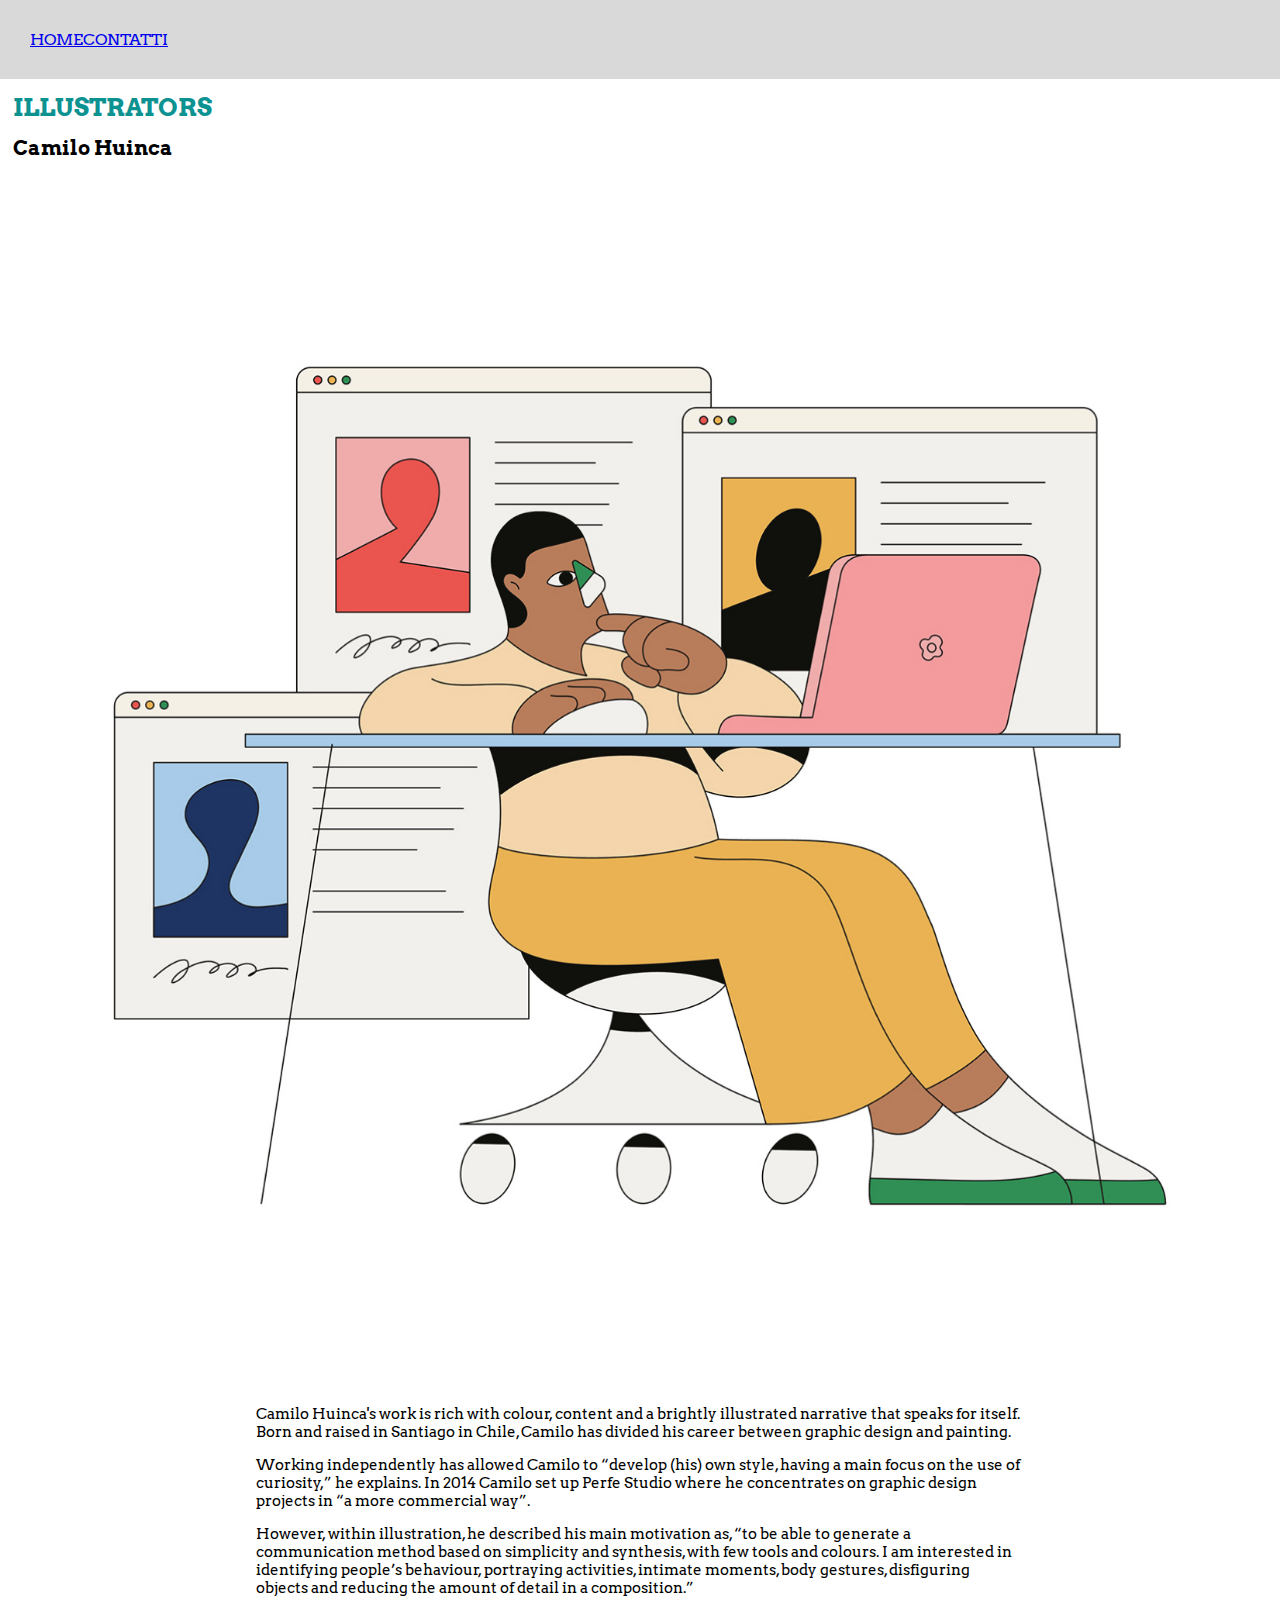
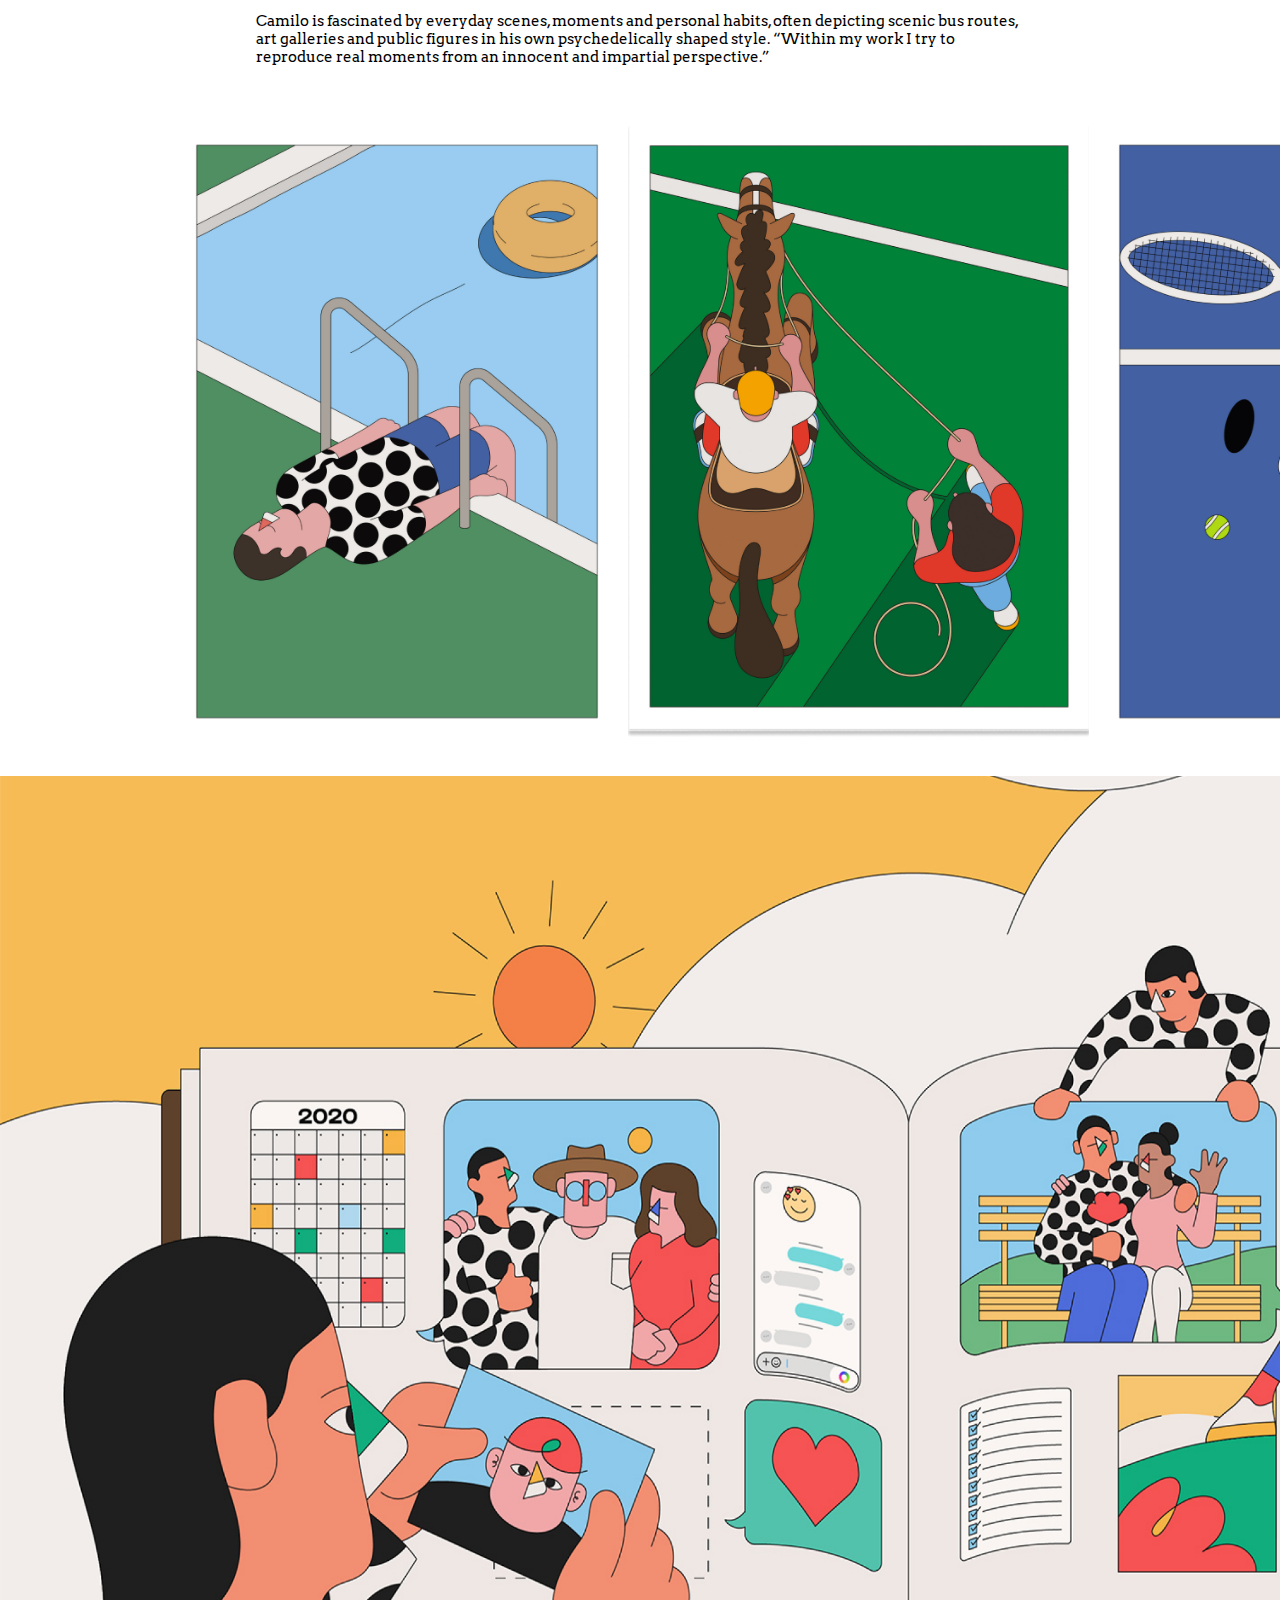
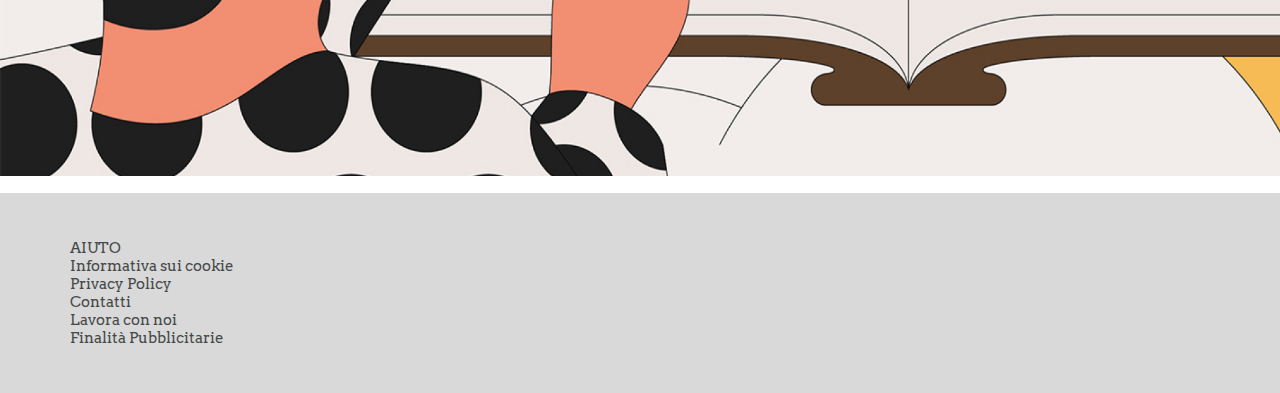
<file: camilohuinca.html>
<!DOCTYPE html>
<html lang="en">
<head>
    <meta charset="UTF-8">
    <meta http-equiv="X-UA-Compatible" content="IE=edge">
    <meta name="viewport" content="width=device-width, initial-scale=1.0">
    <title>Camillo</title>
    <link rel="stylesheet" href="Stile.css">
    <link rel="preconnect" href="https://fonts.googleapis.com">
    <link rel="preconnect" href="https://fonts.gstatic.com" crossorigin>
    <link href="https://fonts.googleapis.com/css2?family=Arvo&display=swap" rel="stylesheet">
</head>
<body>
    <header>
        <nav>
            <a href="Home.html">HOME</a>
            <a href="Chisiamo.html">CONTATTI</a>
       </nav>
       </header>

       <main>
        <h1>ILLUSTRATORS</h1>
        <h2>Camilo Huinca</h2>
        <img src="img/Camilo 1.jpg" alt="">

            <p>Camilo Huinca's work is rich with colour, content and a brightly illustrated narrative that speaks for itself. 
                Born and raised in Santiago in Chile, Camilo has divided his career between graphic design and painting.</p>

                <p>Working independently has allowed Camilo to “develop (his) own style, having a main focus on the use of curiosity,” he explains.
                    In 2014 Camilo set up Perfe Studio where he concentrates on graphic design projects in “a more commercial way”.</p>

                    <p>However, within illustration, he described his main motivation as, “to be able to generate a communication method based on simplicity and synthesis, with few tools and colours.
                        I am interested in identifying people’s behaviour, portraying activities, intimate moments, body gestures, disfiguring objects and reducing the amount of detail in a composition.”</p>

                        <p>Camilo is fascinated by everyday scenes, moments and personal habits, often depicting scenic bus routes, art galleries and public figures in his own psychedelically shaped style.
                            “Within my work I try to reproduce real moments from an innocent and impartial perspective.”</p>
                            </main>

                            <div class="class2">
                                <img class="content-img" src="img/Camilo 2.png" alt="">
                                <img class="content-img" src="img/Camilo 3.png" alt="">
                                <img class="content-img" src="img/Camilo 4.png" alt="">
                                <div class="content">
                                </div>
                                </div>

                                <div class="class3">
                                    <img class="finale" src="img/Camilo 5.jpg" alt=""></div>
        <footer>
            <ul>
                <li>AIUTO</li>
                <li>Informativa sui cookie</li>
                <li>Privacy Policy</li>
                <li>Contatti</li>
                <li>Lavora con noi</li>
                <li>Finalità Pubblicitarie</li>
                 </ul> 
        </footer>
        </body>
</html>
</file>
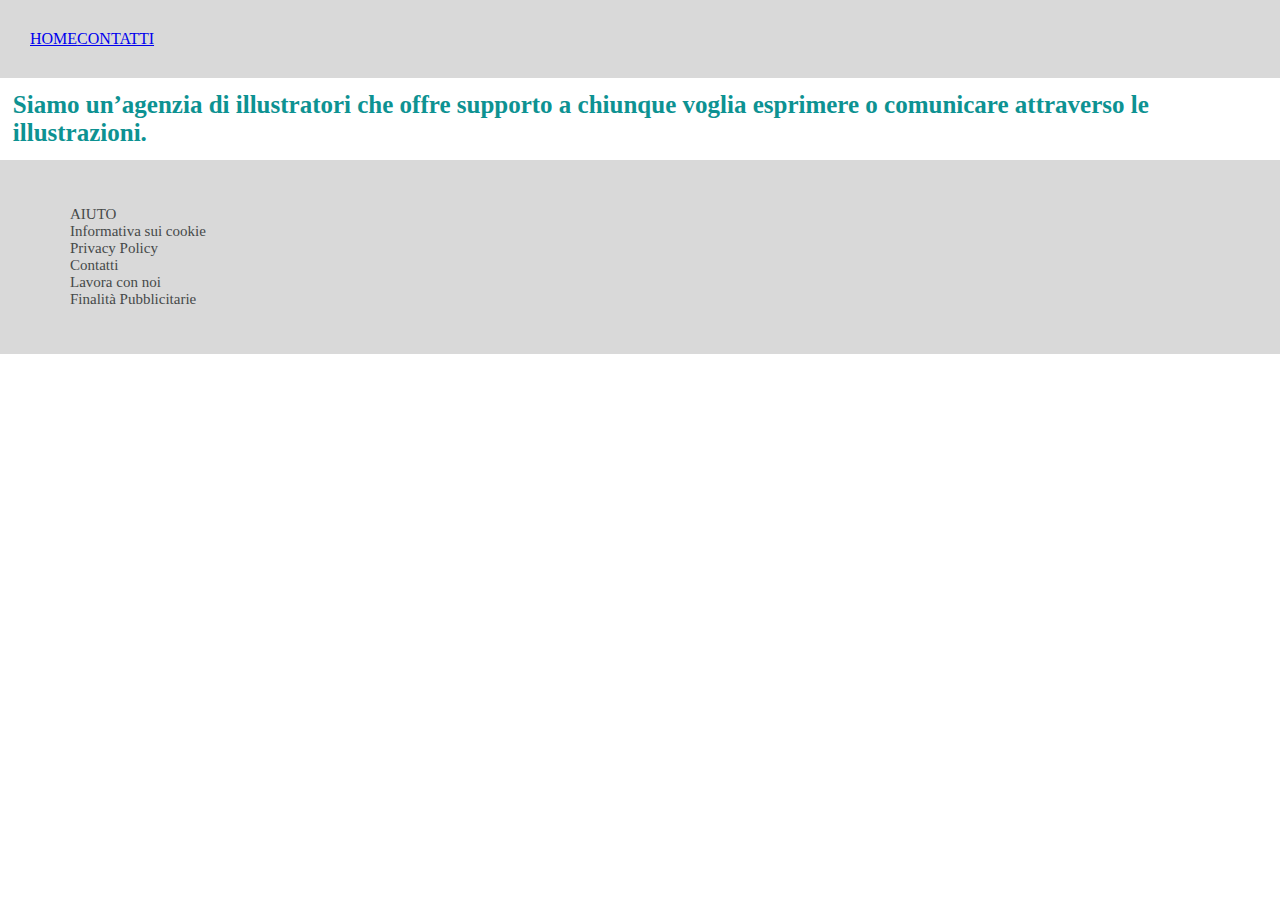
<file: chisiamo.html>
<!DOCTYPE html>
<html lang="en">
<head>
    <meta charset="UTF-8">
    <meta http-equiv="X-UA-Compatible" content="IE=edge">
    <meta name="viewport" content="width=device-width, initial-scale=1.0">
    <title>Chi Siamo</title>
    <link rel="stylesheet" href="Stile.css">
</head>
<body>
    <header>
        <nav>
        <a href="Index.html">HOME</a>
        <a href="CHISIAMO.html">CONTATTI</a>
       </nav>
       </header>
       <main>
        <h1>Siamo un’agenzia di illustratori che offre supporto a chiunque voglia esprimere o comunicare attraverso le illustrazioni.</h1>
</main>
        
        <footer>
            <ul>
                <li>AIUTO</li>
                <li>Informativa sui cookie</li>
                <li>Privacy Policy</li>
                <li>Contatti</li>
                <li>Lavora con noi</li>
                <li>Finalità Pubblicitarie</li>
                 </ul> 
        </footer>
</body>
</html>
</file>
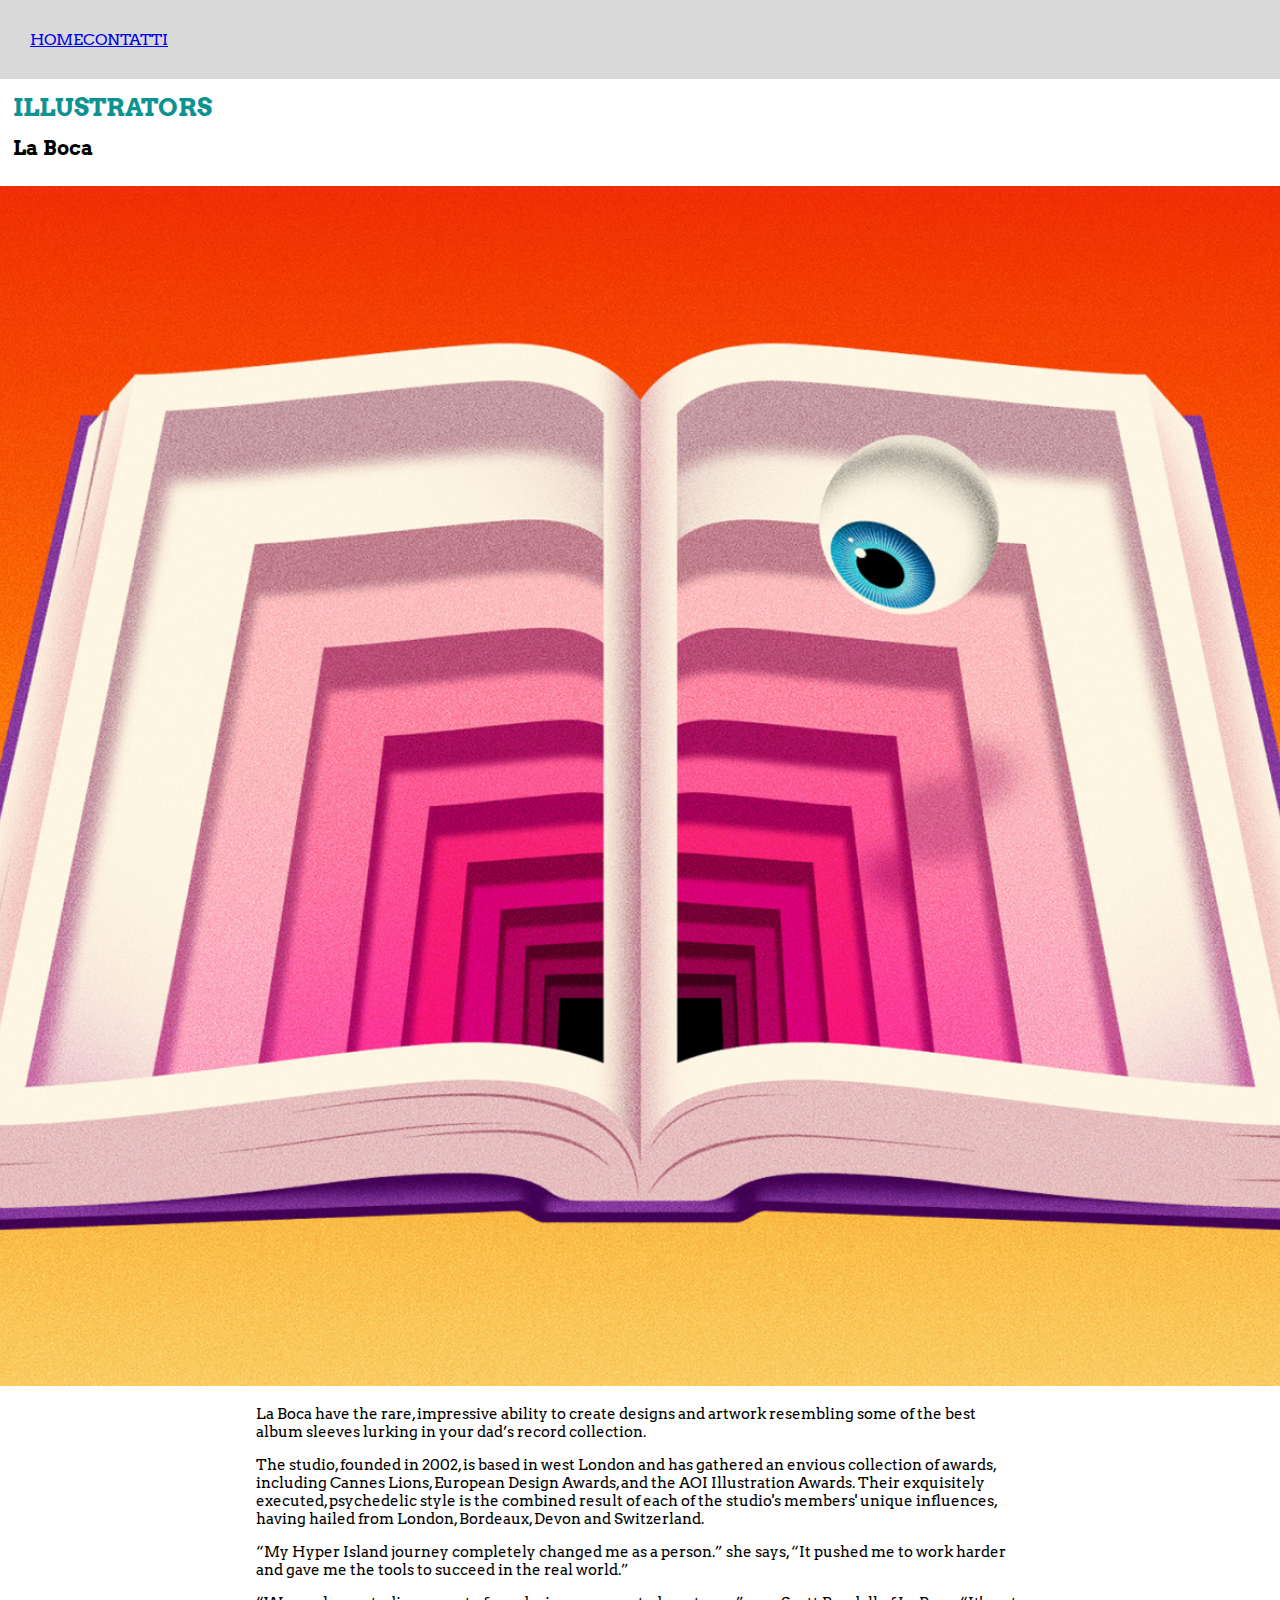
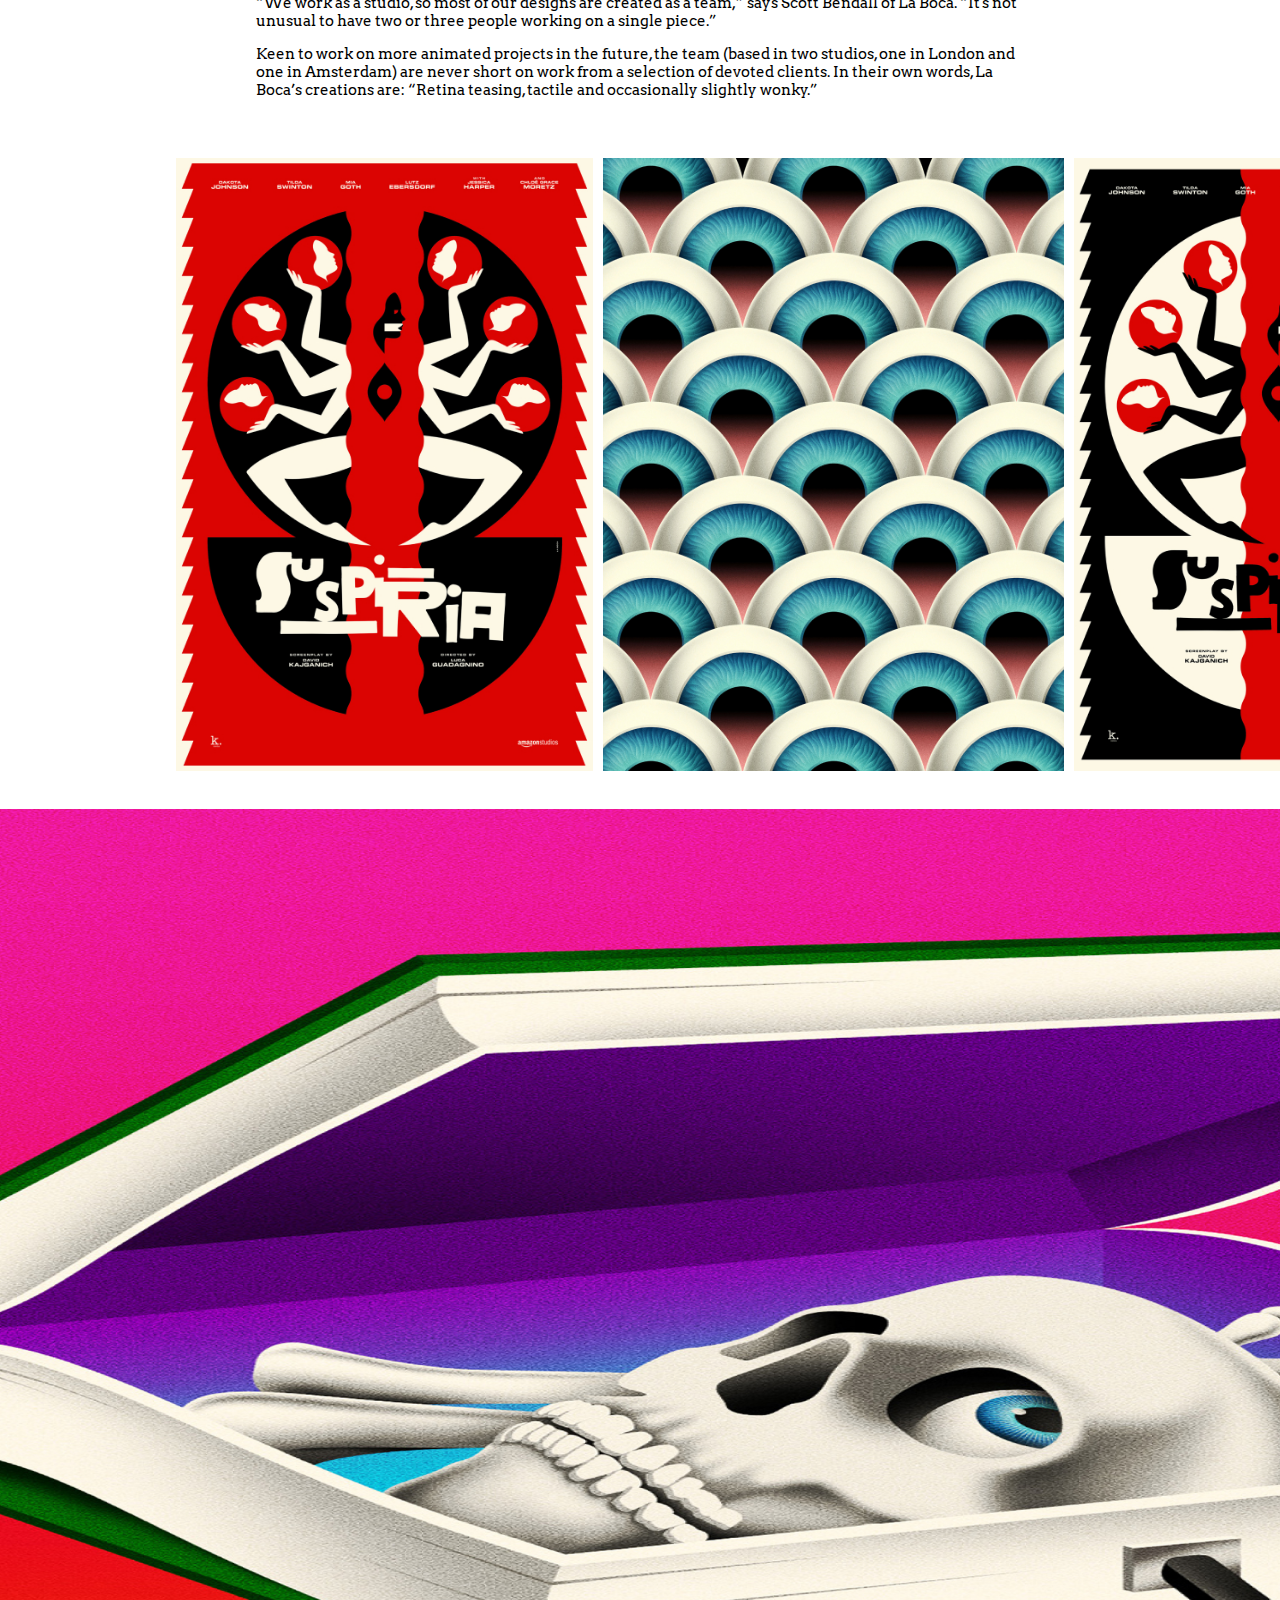
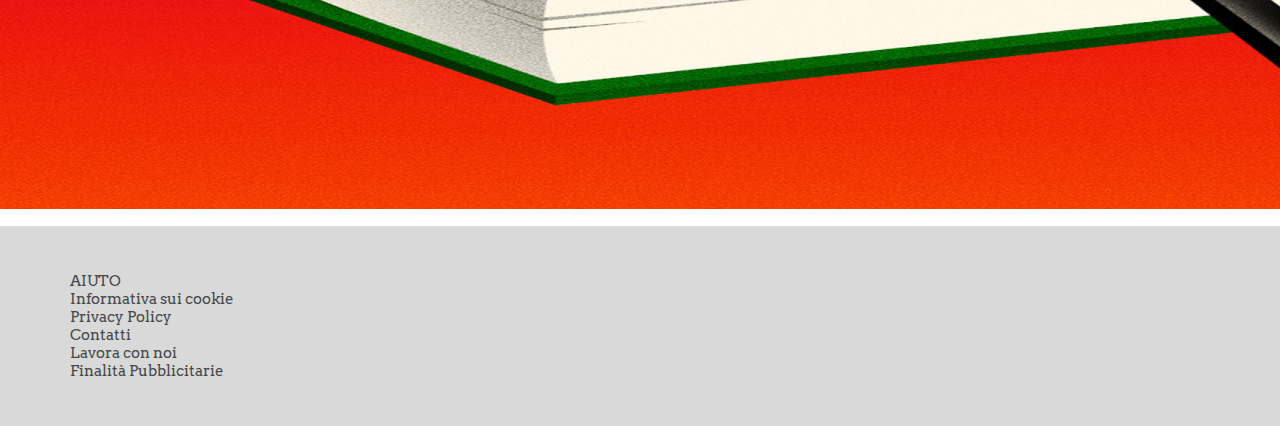
<file: laboca.html>
<!DOCTYPE html>
<html lang="en">
<head>
    <meta charset="UTF-8">
    <meta http-equiv="X-UA-Compatible" content="IE=edge">
    <meta name="viewport" content="width=device-width, initial-scale=1.0">
    <title>La Boca</title>
    <link rel="stylesheet" href="Stile.css">
    <link rel="preconnect" href="https://fonts.googleapis.com">
    <link rel="preconnect" href="https://fonts.gstatic.com" crossorigin>
    <link href="https://fonts.googleapis.com/css2?family=Arvo&display=swap" rel="stylesheet">
</head>
<body>
    <header>
        <nav>
        <a href="Home.html">HOME</a>
        <a href="Chisiamo.html">CONTATTI</a>
       </nav>
       </header>
       <main>
        <h1>ILLUSTRATORS</h1>
        <h2>La Boca</h2>
        <img src="img/La Boca 1.jpg"alt="">

            <p>La Boca have the rare, impressive ability to create designs and artwork resembling some of the best album sleeves lurking in your dad’s record collection.</p>

                <p>The studio, founded in 2002, is based in west London and has gathered an envious collection of awards, including Cannes Lions, European Design Awards, and the AOI Illustration Awards. Their exquisitely executed, psychedelic style is the combined result of each of the studio's members' unique influences, having hailed from London, Bordeaux, Devon and Switzerland.</p>

                    <p>“My Hyper Island journey completely changed me as a person.” she says, “It pushed me to work harder and gave me the tools to succeed in the real world.”</p>

                    <p>“We work as a studio, so most of our designs are created as a team,” says Scott Bendall of La Boca. “It's not unusual to have two or three people working on a single piece.”</p>

                    <p>Keen to work on more animated projects in the future, the team (based in two studios, one in London and one in Amsterdam) are never short on work from a selection of devoted clients. In their own words, La Boca’s creations are: “Retina teasing, tactile and occasionally slightly wonky.”</p>
                    </main>

                    <div class="class2">
                        <img class="content-img" src="img/La Boca 2.jpg" alt="">
                        <img class="content-img" src="img/La Boca 3.jpg" alt="">
                        <img class="content-img" src="img/La Boca 4.jpg" alt="">
                        <div class="content">
                        </div>
                        </div>

                        <div class="class3">
                            <img class="finale" src="img/La Boca 5.jpg" alt=""></div>
       
        <footer>
            <ul>
                <li>AIUTO</li>
                <li>Informativa sui cookie</li>
                <li>Privacy Policy</li>
                <li>Contatti</li>
                <li>Lavora con noi</li>
                <li>Finalità Pubblicitarie</li>
                 </ul> 
        </footer>
        </body>
</html>
</file>
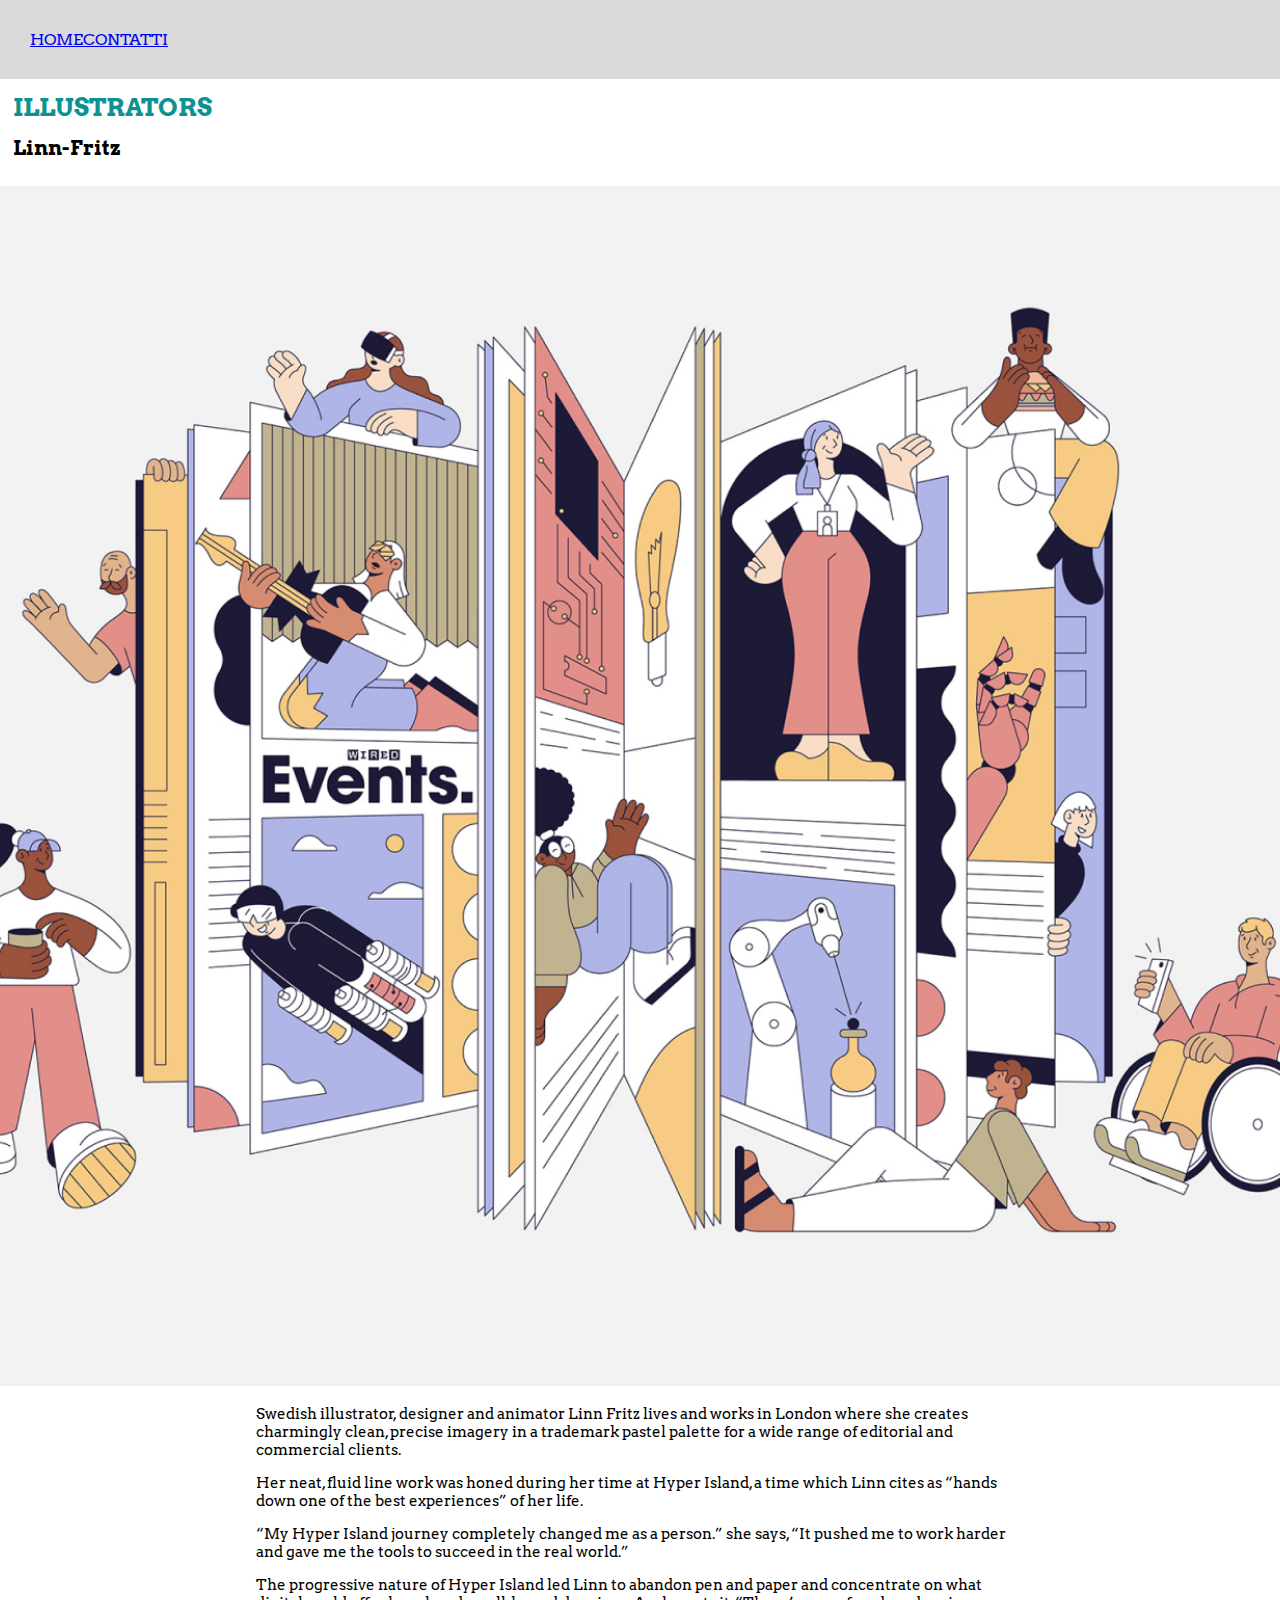
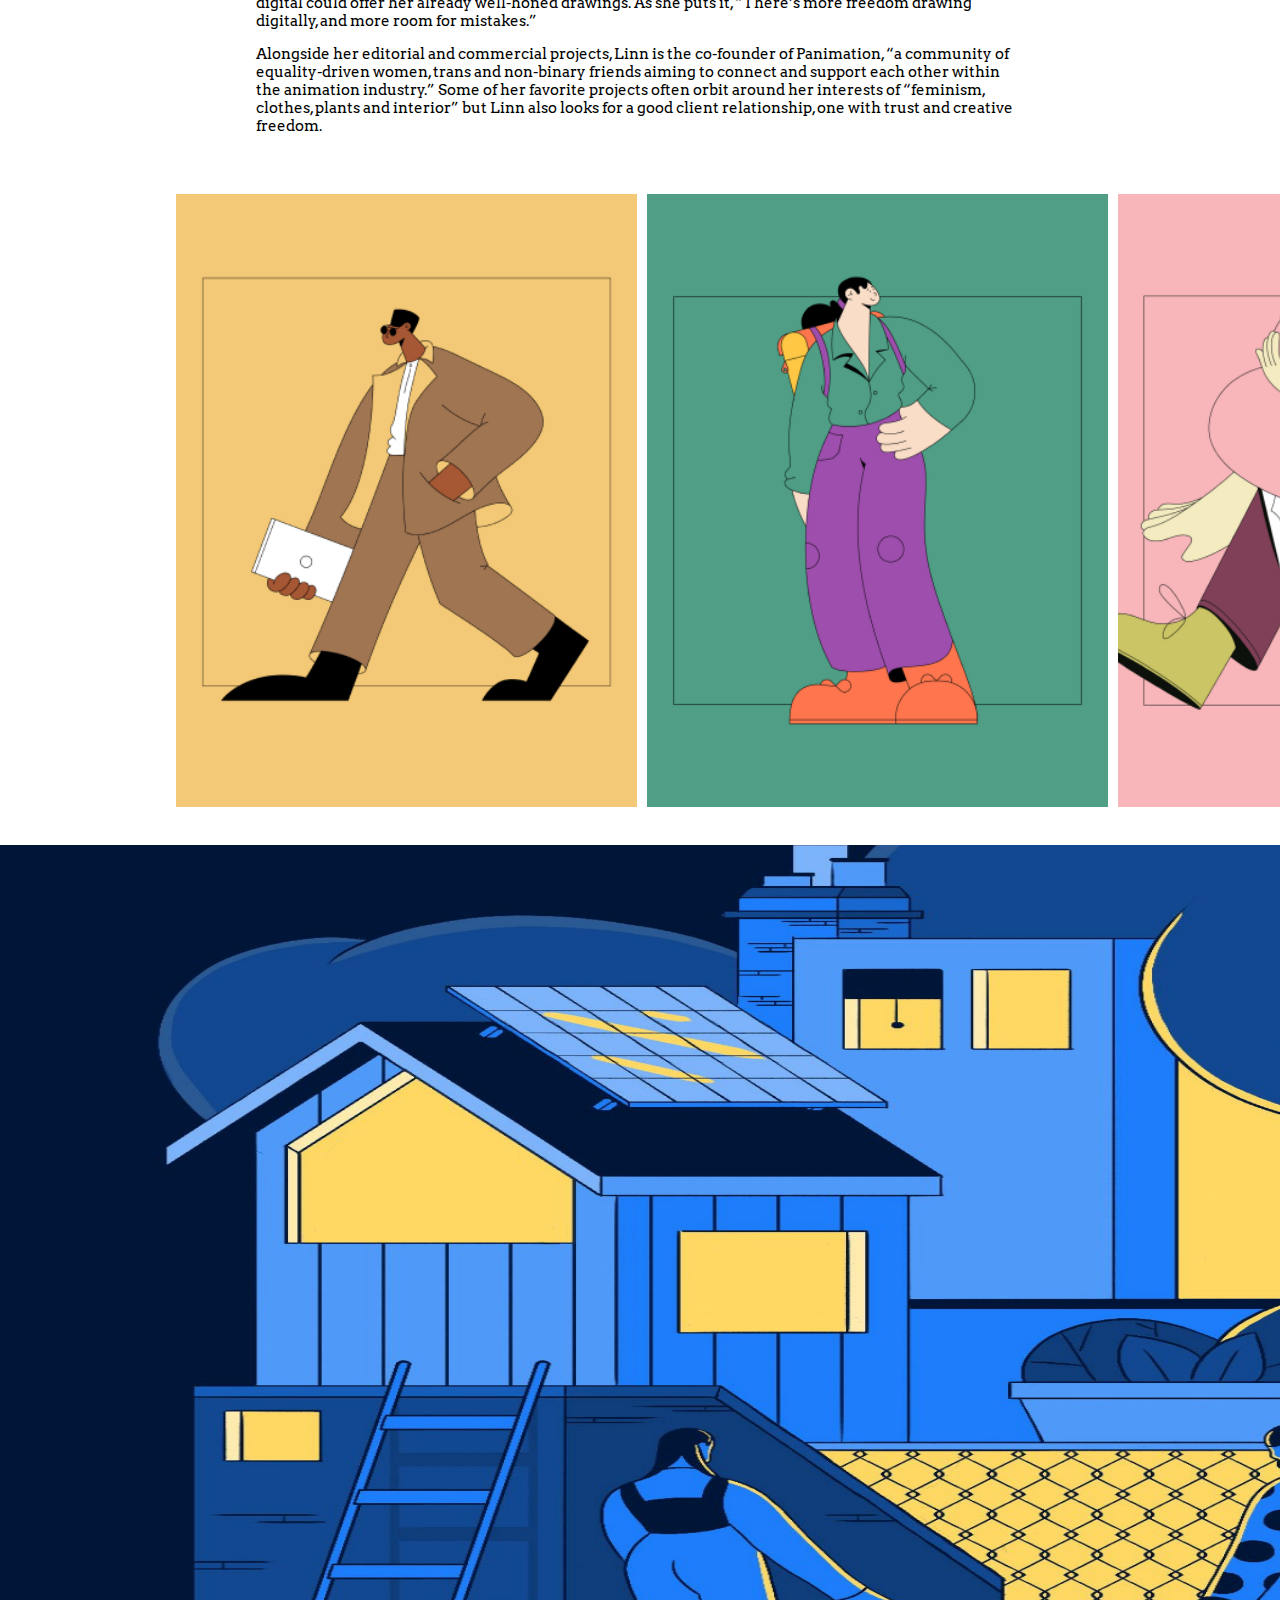
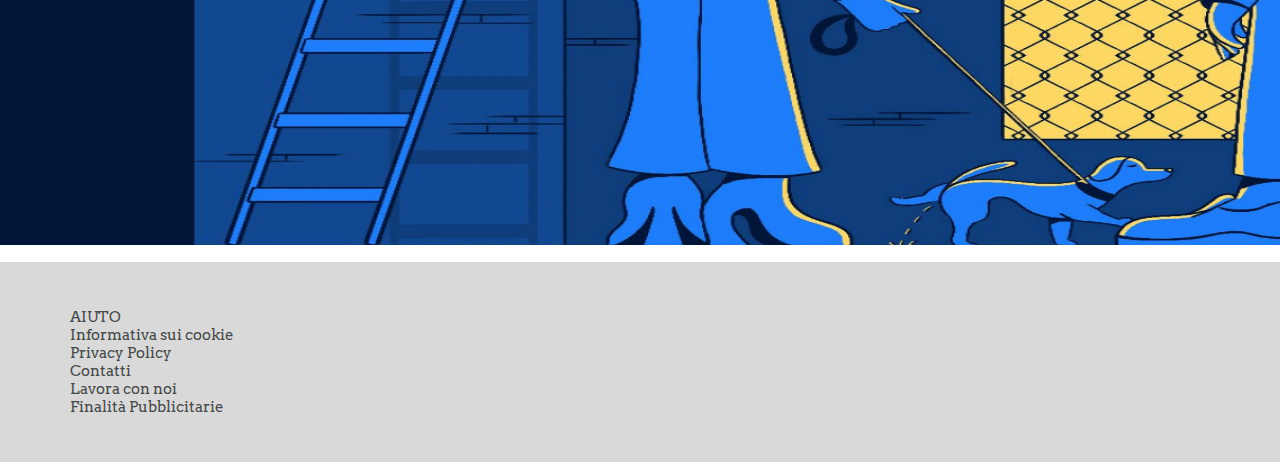
<file: linnfritz.html>
<!DOCTYPE html>
<html lang="en">
<head>
    <meta charset="UTF-8">
    <meta http-equiv="X-UA-Compatible" content="IE=edge">
    <meta name="viewport" content="width=device-width, initial-scale=1.0">
    <title>Linn-Fritz</title>
    <link rel="stylesheet" href="Stile.css">
    <link rel="preconnect" href="https://fonts.googleapis.com">
    <link rel="preconnect" href="https://fonts.gstatic.com" crossorigin>
    <link href="https://fonts.googleapis.com/css2?family=Arvo&display=swap" rel="stylesheet">
</head>
</head>
<body>
    
    <header>
        <nav>
        <a href="Home.html">HOME</a>
        <a href="Chisiamo.html">CONTATTI</a>
       </nav>
       </header>
       <main>
        <h1>ILLUSTRATORS</h1>
        <h2>Linn-Fritz</h2>
        <img src="img/Lin 1.png"alt="">

            <p>Swedish illustrator, designer and animator Linn Fritz lives and works in London where she creates charmingly clean, precise imagery in a trademark pastel palette for a wide range of editorial and commercial clients.</p>

                <p>Her neat, fluid line work was honed during her time at Hyper Island, a time which Linn cites as “hands down one of the best experiences” of her life.</p>

                    <p>“My Hyper Island journey completely changed me as a person.” she says, “It pushed me to work harder and gave me the tools to succeed in the real world.”</p>

                    <p>The progressive nature of Hyper Island led Linn to abandon pen and paper and concentrate on what digital could offer her already well-honed drawings. As she puts it, “There’s more freedom drawing digitally, and more room for mistakes.”</p>

                    <p>Alongside her editorial and commercial projects, Linn is the co-founder of Panimation, “a community of equality-driven women, trans and non-binary friends aiming to connect and support each other within the animation industry.” Some of her favorite projects often orbit around her interests of “feminism, clothes, plants and interior” but Linn also looks for a good client relationship, one with trust and creative freedom.</p>
                </main>
                
                <div class="class2">
                    <img class="content-img" src="img/Lin 2.png" alt="">
                    <img class="content-img" src="img/Lin 3.png" alt="">
                    <img class="content-img" src="img/Lin 4.png" alt="">
                    <div class="content">
                    </div>
                    </div>

                    <div class="class3">
                        <img class="finale" src="img/Lin 5.png" alt=""></div>

        <footer>
            <ul>
                <li>AIUTO</li>
                <li>Informativa sui cookie</li>
                <li>Privacy Policy</li>
                <li>Contatti</li>
                <li>Lavora con noi</li>
                <li>Finalità Pubblicitarie</li>
                 </ul> 
        </footer>
    </body>
</html>
</file>
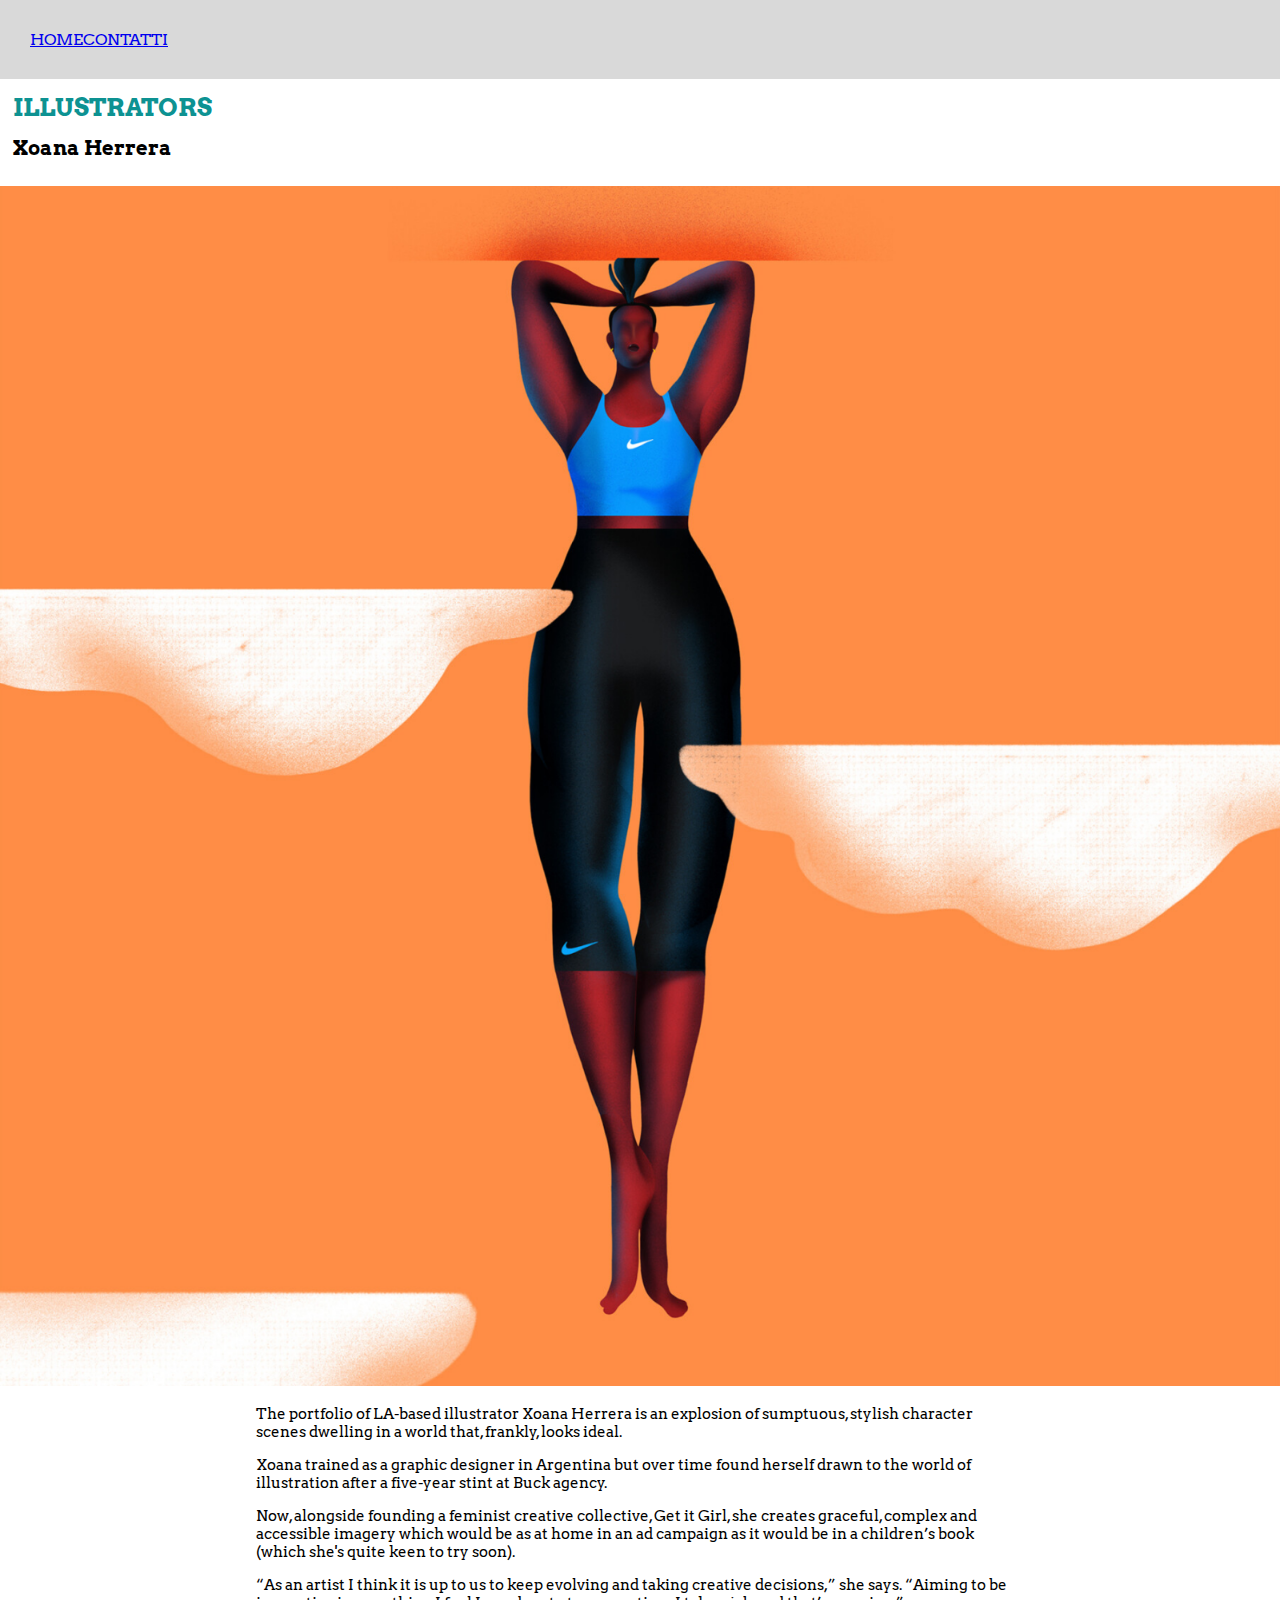
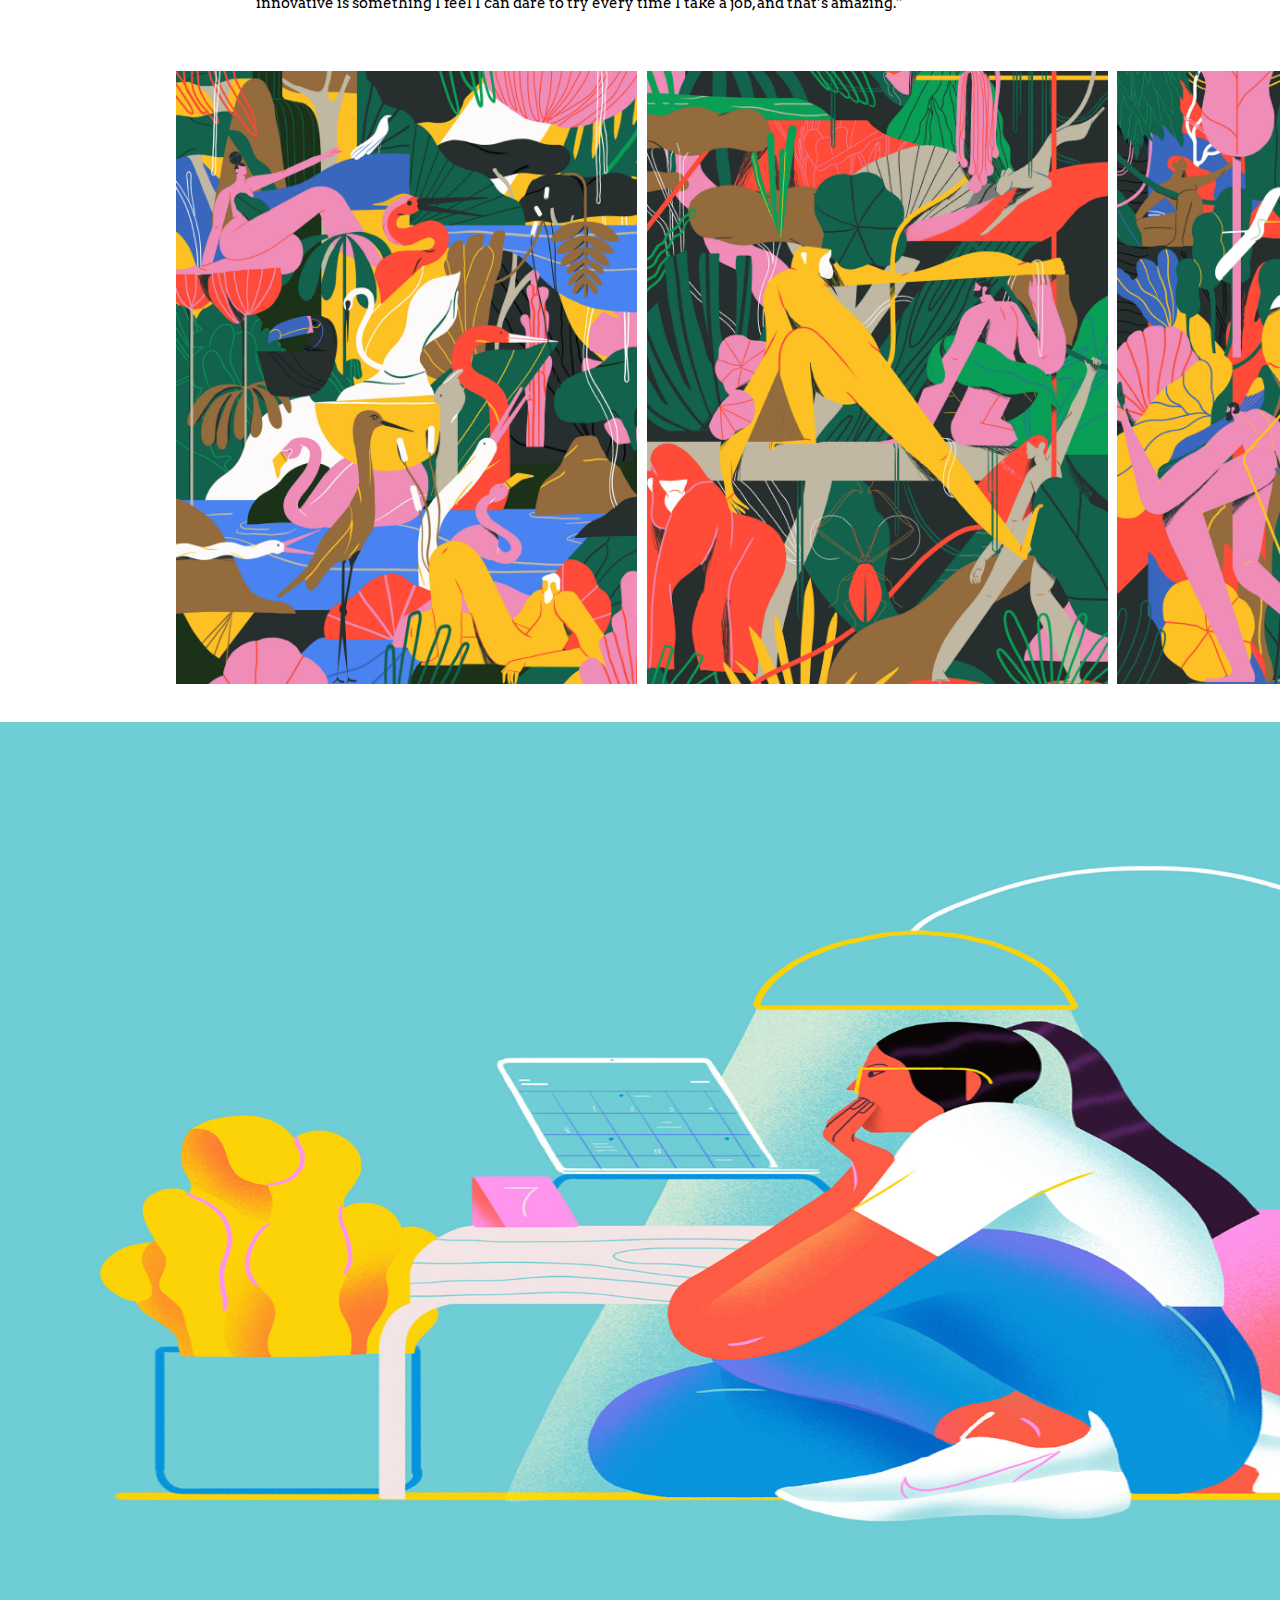
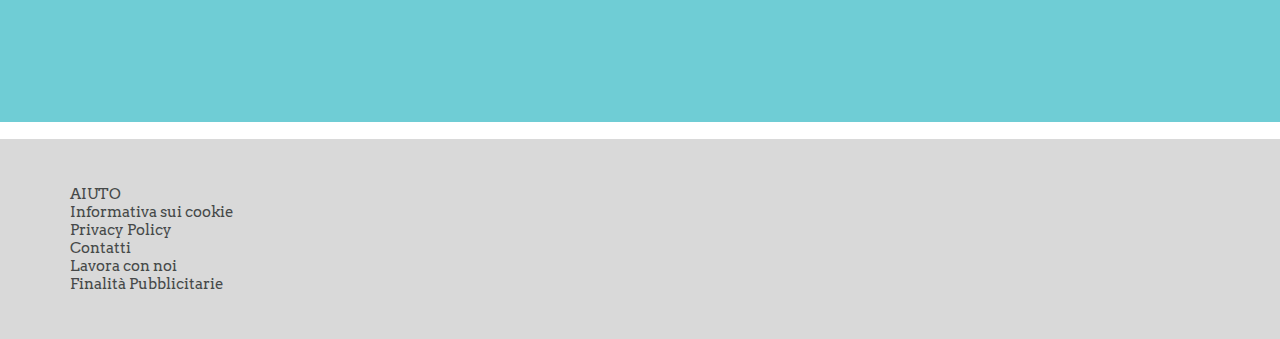
<file: ozanaherrera.html>
<!DOCTYPE html>
<html lang="en">
<head>
    <meta charset="UTF-8">
    <meta http-equiv="X-UA-Compatible" content="IE=edge">
    <meta name="viewport" content="width=device-width, initial-scale=1.0">
    <title>Xoana Herrera</title>
    <link rel="stylesheet" href="Stile.css">
    <link rel="preconnect" href="https://fonts.googleapis.com">
    <link rel="preconnect" href="https://fonts.gstatic.com" crossorigin>
    <link href="https://fonts.googleapis.com/css2?family=Arvo&display=swap" rel="stylesheet">
</head>
<body>
    <header>
        <nav>
        <a href="Home.html">HOME</a>
        <a href="Chisiamo.html">CONTATTI</a>
       </nav>
       </header>
       <main>
        <h1>ILLUSTRATORS</h1>
        <h2>Xoana Herrera</h2>
        <img src="img/Xoana 1.png" alt="">

            <p>The portfolio of LA-based illustrator Xoana Herrera is an explosion of sumptuous, stylish character scenes dwelling in a world that, frankly, looks ideal.</p>

                <p>Xoana trained as a graphic designer in Argentina but over time found herself drawn to the world of illustration after a five-year stint at Buck agency.</p>

                    <p>Now, alongside founding a feminist creative collective, Get it Girl, she creates graceful, complex and accessible imagery which would be as at home in an ad campaign as it would be in a children’s book (which she's quite keen to try soon).</p>

                    <p>“As an artist I think it is up to us to keep evolving and taking creative decisions,” she says. “Aiming to be innovative is something I feel I can dare to try every time I take a job, and that’s amazing.”</p>
                    </main>

                    <div class="class2">
                        <img class="content-img" src="img/Xoana 2.png" alt="">
                        <img class="content-img" src="img/Xoana 3.png" alt="">
                        <img class="content-img" src="img/Xoana 4.png" alt="">
                        <div class="content">
                        </div>
                        </div>

                        <div class="class3">
                            <img class="finale" src="img/Xoana 5.png" alt=""></div>
        <footer>
            <ul>
                <li>AIUTO</li>
                <li>Informativa sui cookie</li>
                <li>Privacy Policy</li>
                <li>Contatti</li>
                <li>Lavora con noi</li>
                <li>Finalità Pubblicitarie</li>
                 </ul> 
        </footer>
        </body>
        
</html>
</file>
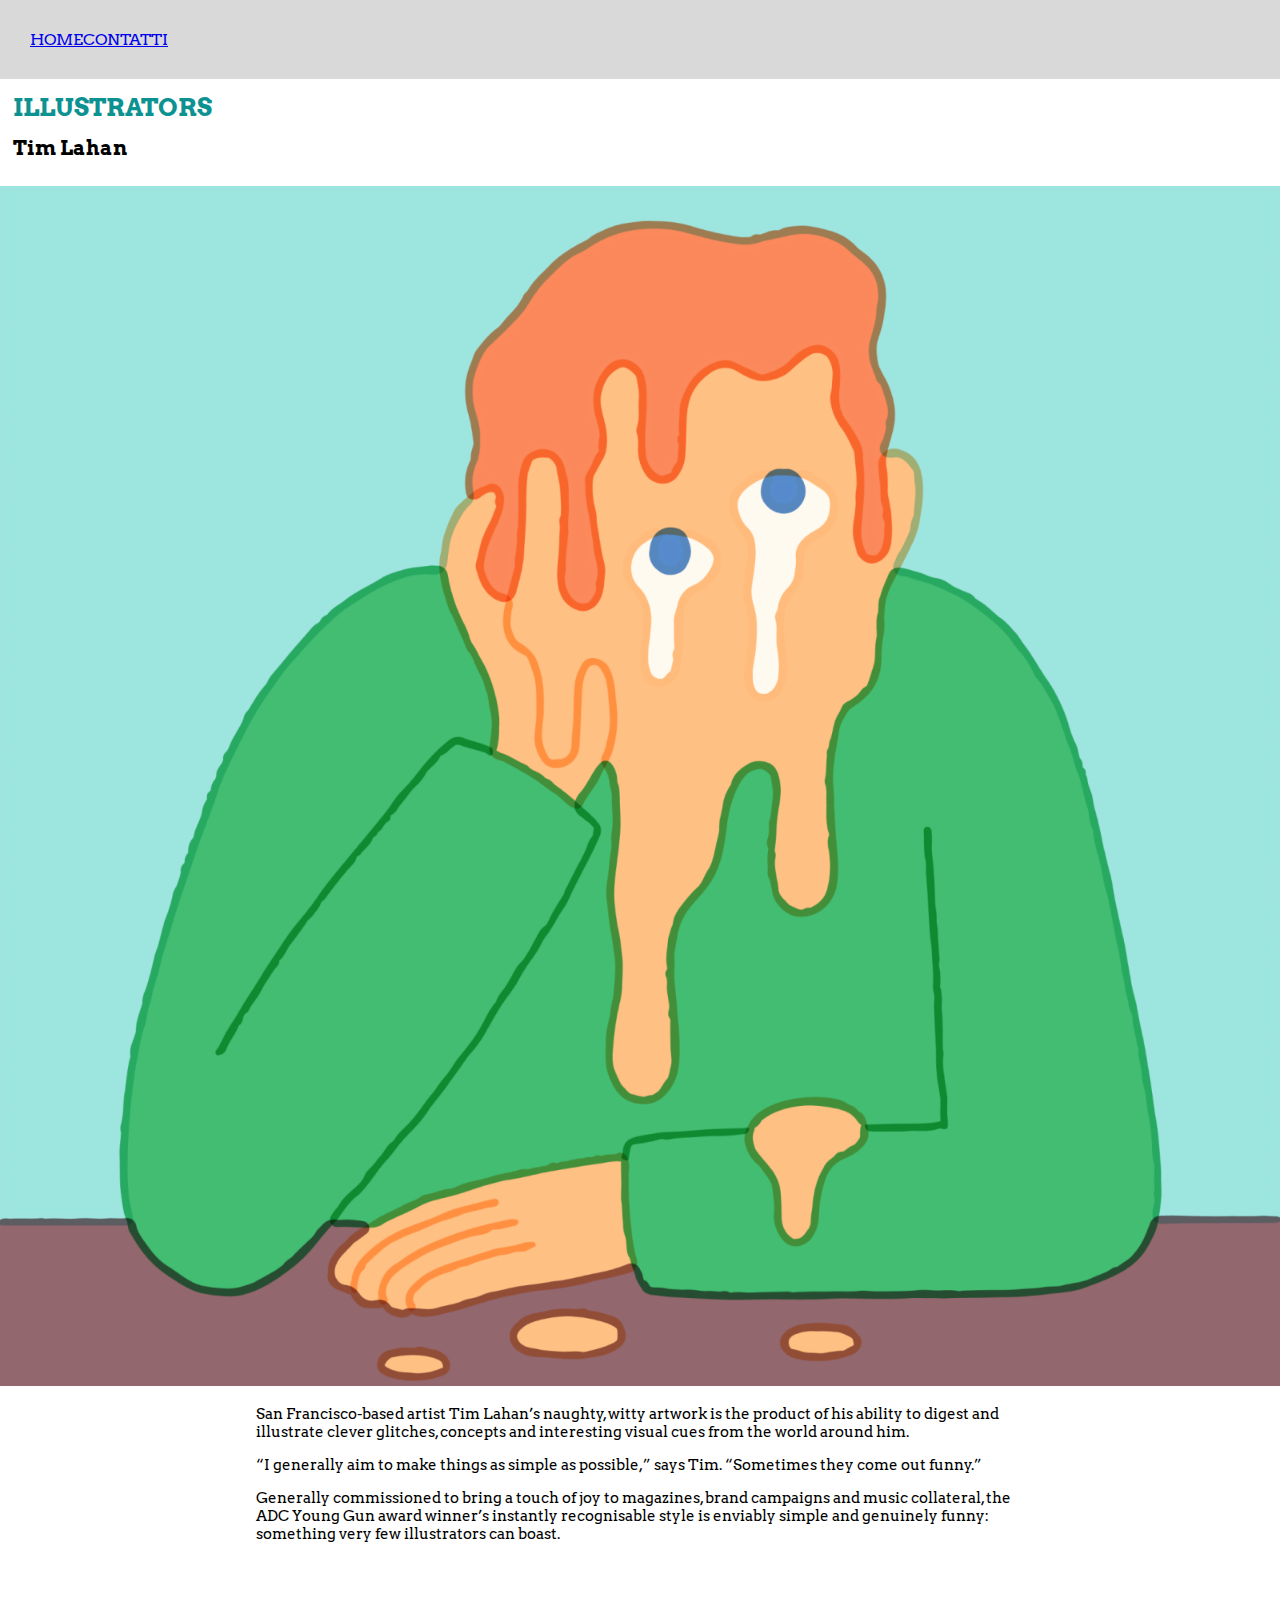
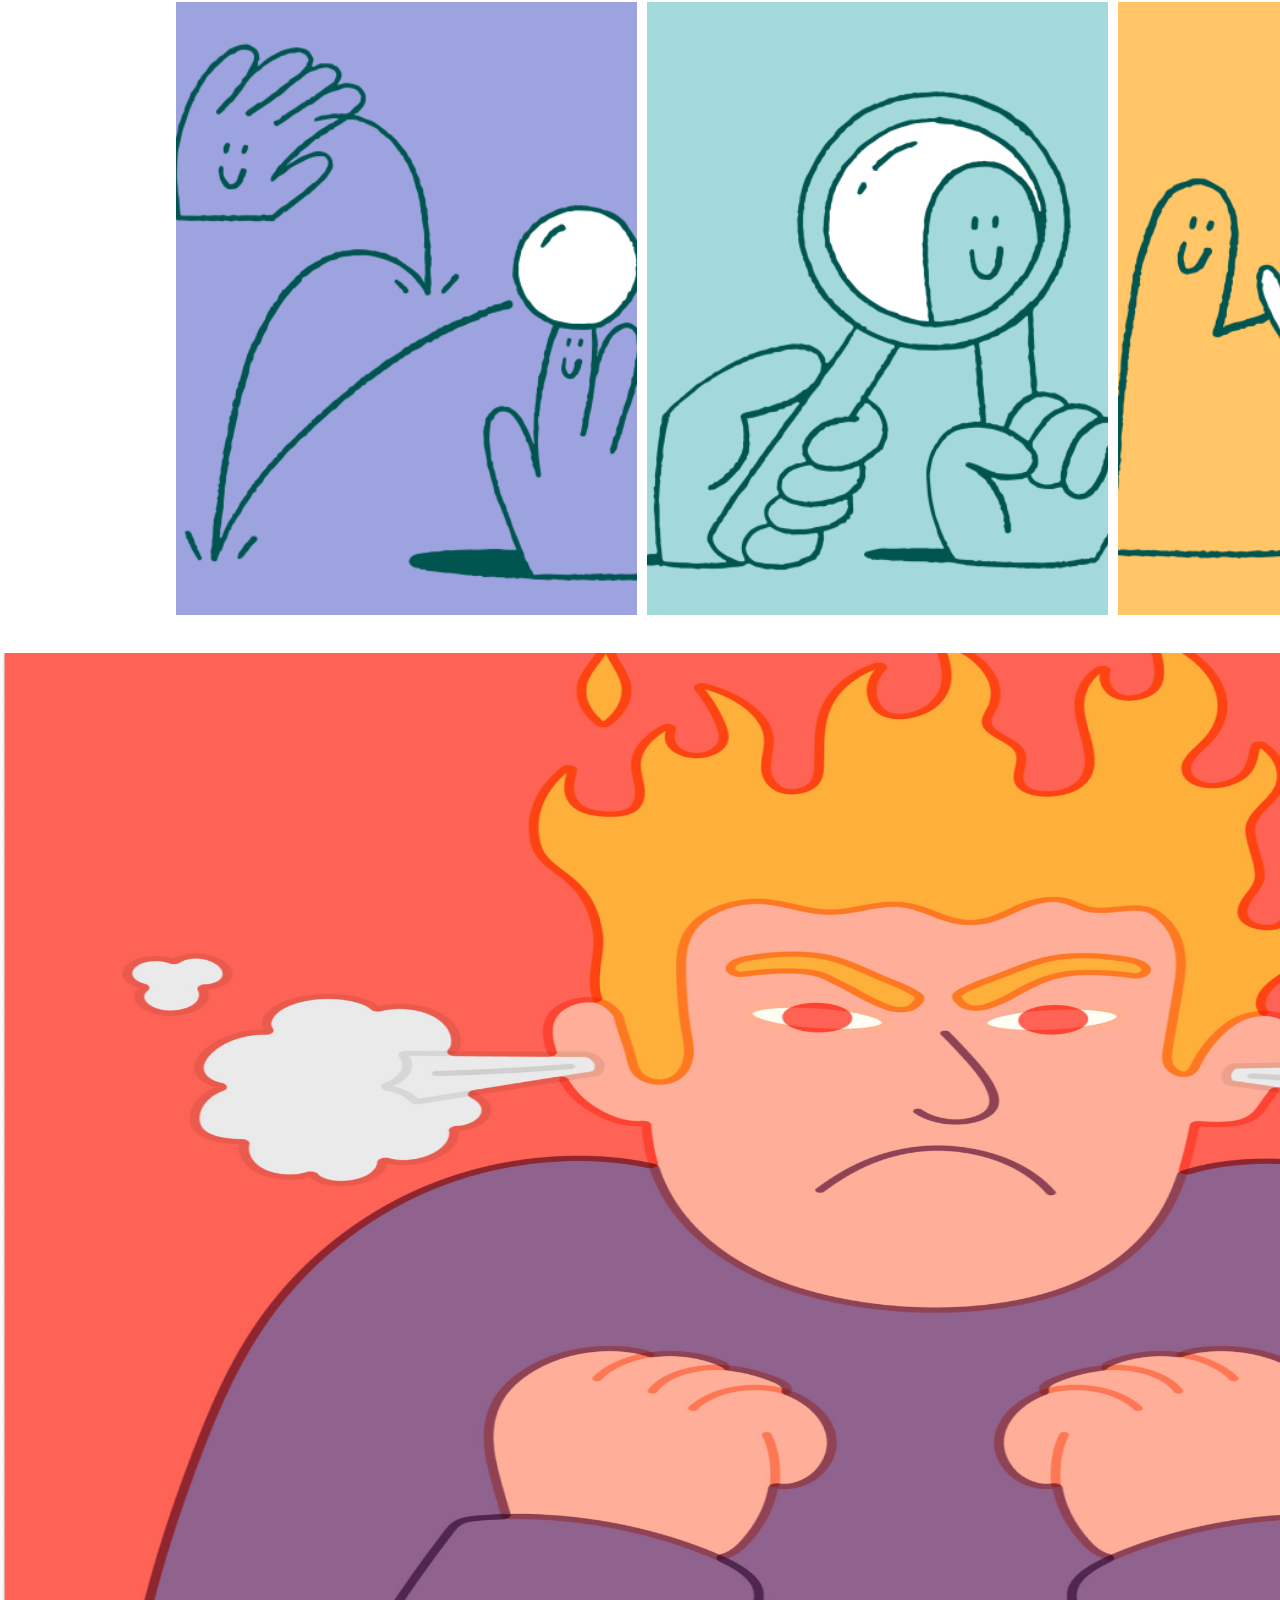
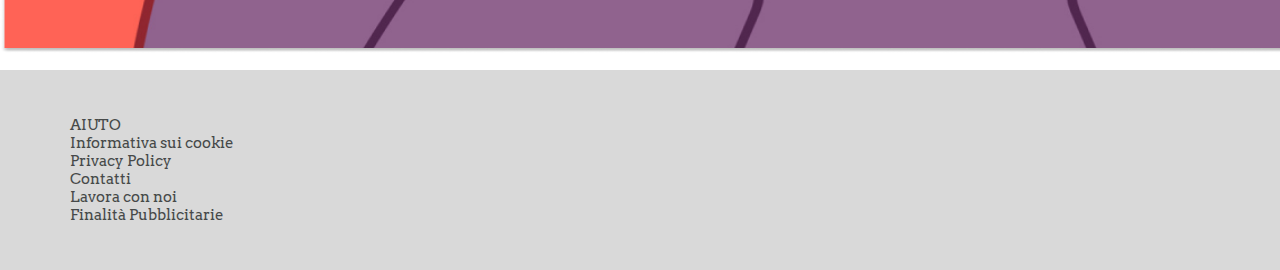
<file: timlahan.html>
<!DOCTYPE html>
<html lang="en">
<head>
    <meta charset="UTF-8">
    <meta http-equiv="X-UA-Compatible" content="IE=edge">
    <meta name="viewport" content="width=device-width, initial-scale=1.0">
    <title>Tim Lahan</title>
    <link rel="stylesheet" href="Stile.css">
    <link rel="preconnect" href="https://fonts.googleapis.com">
    <link rel="preconnect" href="https://fonts.gstatic.com" crossorigin>
    <link href="https://fonts.googleapis.com/css2?family=Arvo&display=swap" rel="stylesheet">
</head>
<body>
    <header>
        <nav>
        <a href="Home.html">HOME</a>
        <a href="Chisiamo.html">CONTATTI</a>
       </nav>
       </header>
       <main>
        <h1>ILLUSTRATORS</h1>
        <h2>Tim Lahan</h2>
        <img src="img/Tim 1.png" alt="">

            <p>San Francisco-based artist Tim Lahan’s naughty, witty artwork is the product of his ability to digest and illustrate clever glitches, concepts and interesting visual cues from the world around him. </p>

                <p>“I generally aim to make things as simple as possible,” says Tim. “Sometimes they come out funny.” </p>

                    <p>Generally commissioned to bring a touch of joy to magazines, brand campaigns and music collateral, the ADC Young Gun award winner’s instantly recognisable style is enviably simple and genuinely funny: something very few illustrators can boast.</p>
                    </main>

                    <div class="class2">
                        <img class="content-img" src="img/Tim 2.png" alt="">
                        <img class="content-img" src="img/Tim 3.png" alt="">
                        <img class="content-img" src="img/Tim 4.png" alt="">
                        <div class="content">
                        </div>
                        </div>

                        <div class="class3">
                            <img class="finale" src="img/Tim 5.png" alt=""></div>
    
        <footer>
            <ul>
                <li>AIUTO</li>
                <li>Informativa sui cookie</li>
                <li>Privacy Policy</li>
                <li>Contatti</li>
                <li>Lavora con noi</li>
                <li>Finalità Pubblicitarie</li>
                 </ul> 
        </footer>
        </body>
</html>
</file>
<file: Stile.css>
body{
    background-color: white;
    font-family: 'Arvo', serif;
    margin: 0%;
}

nav{
    background-color: #D9D9D9;
    padding: 30px;
    display: flex;
    
}

     main h1{
    color: #0D9292;
    font-size: 25px;
    margin: 1%;
    }

     main img {
    min-width: 100%;
    margin: 0%;
    height: 1200px;
    width: 1200px;
    padding-top: 1%;
    }


     main h2{
    color: black;
    font-size: 20px;
    margin: 1%;
     }

/* */
.class1{
    display:flex;
    align-items:center;
    justify-content: space-between;
    margin-top: 20px;
    flex-direction: row;
    object-fit: fill;
    background-repeat: no-repeat;
    background-position: right;
    font-size: 40px;
    color: black;
}

.content{
    display: flex;
    flex-wrap: wrap;
    margin-right: 40%;

}

.content-img{
    height: 613px;
    width: 461px;
    object-fit: cover;
    margin-left: 1%;
}

main h1{
    color: #0D9292;
    font-size: 25px;
    margin: 1%;
}

main h2{
    color: black;
    font-size: 20px;
    margin: 1%;
}

main img{
    min-width: 100%;
    margin: 0%;
    object-fit: cover
}

main p{
    font-size: 15px;
    margin-left: 20%;
    margin-right: 20%;
    line-height: 1.2;
    
}

.class2 {
    display:flex;
    align-items:center;
    justify-content: space-between;
    margin-top: 20px;
    flex-direction: row;
    object-fit: fill;
    background-repeat: no-repeat;
    flex-direction: row;
    padding-left: 13%;
    padding-right: 10%;
    padding-bottom: 3%;
    padding-top: 3%;
    float: center;
    
}

.content{
    display: flex;
    flex-wrap: wrap;
    margin: 0%;
    height: 613px;
    width: 461px;
}


.content-img{
    height: 613px;
    width: 461px;
    object-fit: cover;
   
}


    .finale{
        width: 1800px;
        height: 1000px;
        min-width: 100%;
    margin: 0%;
        
    }

    .finale img{
    width: 100%;
    height: 100%;
    object-fit: cover;
    padding: 0%;
    
    }
    

footer {
    background-color: #D9D9D9;
    padding: 30px;
    margin-top: 1%;
}

li {
    font-size: 15px;
    color: #464949;
    list-style-type: none;
}
</file>
